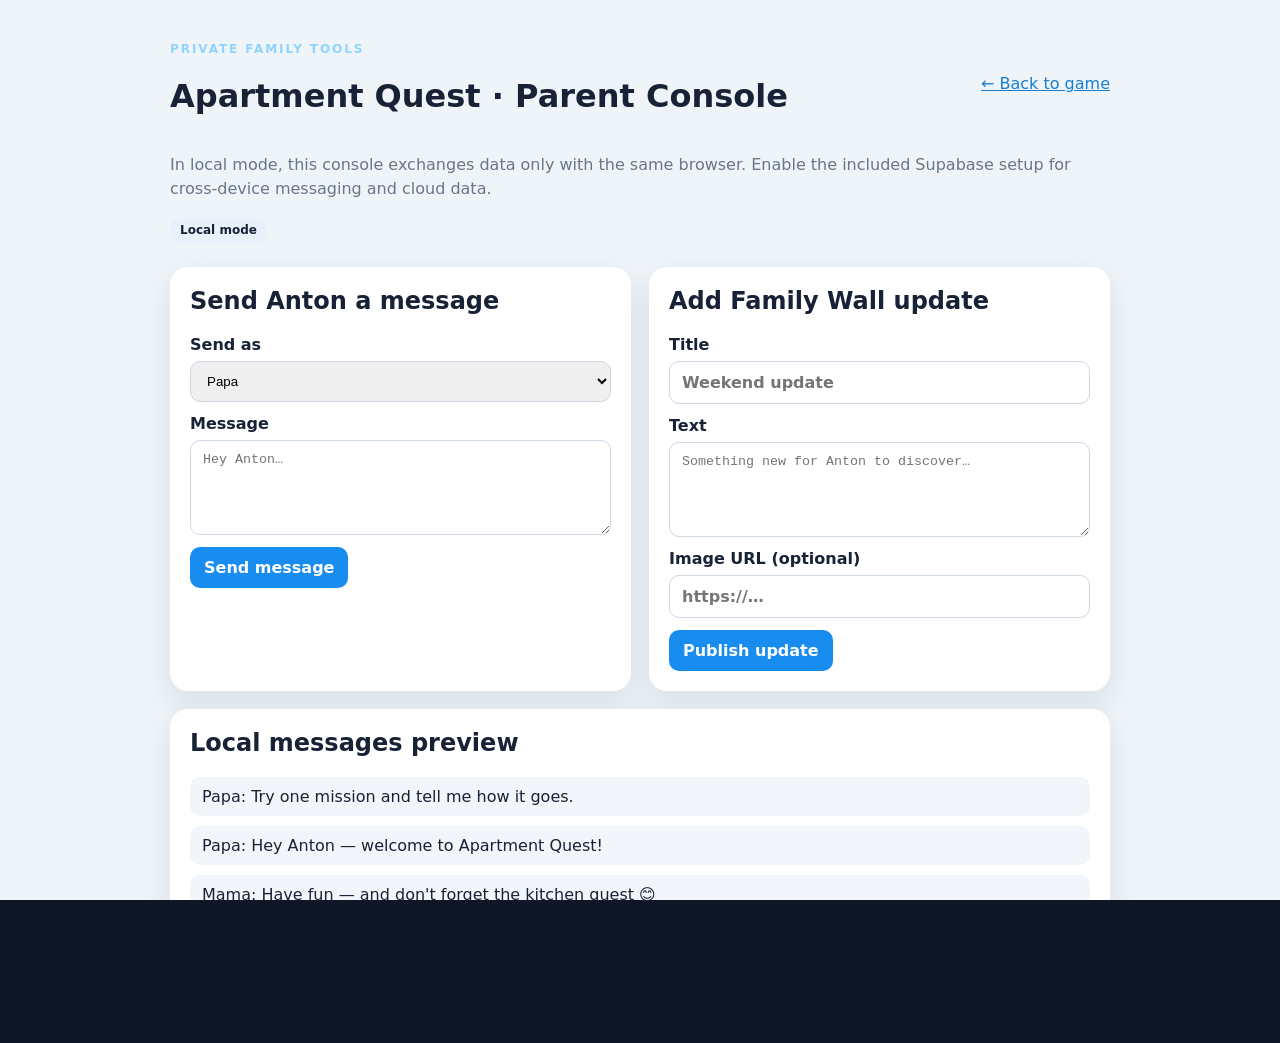
<file: parent.html>
<!doctype html>
<html lang="en">
<head>
  <meta charset="utf-8" />
  <meta name="viewport" content="width=device-width,initial-scale=1" />
  <title>Apartment Quest · Parent Console</title>
  <link rel="stylesheet" href="./styles.css" />
  <style>
    body{overflow:auto;background:#eef4f8;color:#182236;touch-action:auto}.parent-shell{max-width:980px;margin:0 auto;padding:30px 20px 60px}.parent-head{display:flex;justify-content:space-between;align-items:center;gap:20px}.parent-head a{color:#167dd1}.parent-grid{display:grid;grid-template-columns:1fr 1fr;gap:18px;margin-top:24px}.parent-card{background:white;border-radius:18px;padding:20px;box-shadow:0 12px 30px rgba(31,54,81,.1)}.parent-card h2{margin-top:0}.parent-card label{display:grid;gap:7px;margin:12px 0;font-weight:700}.parent-card input,.parent-card select,.parent-card textarea{padding:11px 12px;border:1px solid #cbd8e4;border-radius:10px}.parent-card textarea{min-height:95px;resize:vertical}.parent-card button{border:0;border-radius:10px;background:#198cf0;color:white;padding:11px 14px;font-weight:800}.parent-note{color:#687689;line-height:1.5}.status{display:inline-block;border-radius:99px;padding:6px 10px;background:#e8f1f9;font-size:12px;font-weight:800}.preview-list{display:grid;gap:10px}.preview-item{padding:10px 12px;border-radius:10px;background:#f2f6fa}.wide{grid-column:1/-1}@media(max-width:720px){.parent-grid{grid-template-columns:1fr}.wide{grid-column:auto}}
  </style>
</head>
<body>
  <main class="parent-shell">
    <div class="parent-head"><div><p class="eyebrow">Private family tools</p><h1>Apartment Quest · Parent Console</h1></div><a href="./index.html">← Back to game</a></div>
    <p class="parent-note">In local mode, this console exchanges data only with the same browser. Enable the included Supabase setup for cross-device messaging and cloud data.</p>
    <div class="status" id="mode-status">Local mode</div>
    <section id="parent-login" class="parent-card" style="margin-top:18px;display:none">
      <h2>Parent cloud login</h2>
      <p class="parent-note">Required only when cloud mode is enabled.</p>
      <form id="parent-login-form">
        <label>Email<input id="parent-email" type="email" autocomplete="username" required /></label>
        <label>Password<input id="parent-password" type="password" autocomplete="current-password" required /></label>
        <button type="submit">Sign in</button> <span id="parent-auth-status" class="parent-note"></span>
      </form>
    </section>

    <section class="parent-grid">
      <article class="parent-card">
        <h2>Send Anton a message</h2>
        <form id="message-form">
          <label>Send as<select id="sender"><option>Papa</option><option>Mama</option><option>Family</option></select></label>
          <label>Message<textarea id="message-text" maxlength="500" required placeholder="Hey Anton…"></textarea></label>
          <button type="submit">Send message</button>
        </form>
      </article>

      <article class="parent-card">
        <h2>Add Family Wall update</h2>
        <form id="wall-form">
          <label>Title<input id="wall-title" required placeholder="Weekend update" /></label>
          <label>Text<textarea id="wall-text" required placeholder="Something new for Anton to discover…"></textarea></label>
          <label>Image URL (optional)<input id="wall-image" placeholder="https://…" /></label>
          <button type="submit">Publish update</button>
        </form>
      </article>

      <article class="parent-card wide">
        <h2>Local messages preview</h2>
        <div id="message-preview" class="preview-list"></div>
      </article>
    </section>
  </main>
  <script src="./config.js"></script>
  <script type="module" src="./js/parent.js"></script>
</body>
</html>
</file>
<file: styles.css>
:root{
  --bg:#0f1726;
  --panel:rgba(17,31,53,.88);
  --panel-2:rgba(255,255,255,.10);
  --text:#f7fbff;
  --muted:#c6d4e6;
  --blue:#2496ff;
  --green:#43d92f;
  --amber:#f5a623;
  --purple:#8a4fff;
  --danger:#e85959;
  --radius:18px;
  font-family: Inter, ui-sans-serif, system-ui, -apple-system, BlinkMacSystemFont, "Segoe UI", sans-serif;
}
*{box-sizing:border-box}
html,body,#app{margin:0;width:100%;height:100%;overflow:hidden;background:var(--bg);color:var(--text)}
body{touch-action:none}
button,input{font:inherit}
button{cursor:pointer}
#game-canvas{display:block;width:100%;height:100%;background:linear-gradient(#86b6e8,#dfe9ef)}
.hidden{display:none!important}
.glass{background:rgba(17,32,52,.86);border:1px solid rgba(255,255,255,.16);box-shadow:0 18px 40px rgba(0,0,0,.22);backdrop-filter:blur(10px)}
.panel{position:absolute;z-index:10}
.menu-panel{left:clamp(18px,3vw,48px);top:50%;transform:translateY(-50%);width:min(390px,42vw);padding:24px;border-radius:26px;background:linear-gradient(180deg,rgba(16,31,53,.92),rgba(12,24,42,.82));border:1px solid rgba(255,255,255,.12);box-shadow:0 28px 80px rgba(0,0,0,.35);backdrop-filter:blur(14px)}
.brand-kicker,.eyebrow{font-size:12px;text-transform:uppercase;letter-spacing:.16em;color:#8fd4ff;font-weight:800}
.brand-lockup h1{font-size:clamp(36px,5vw,62px);line-height:.92;margin:8px 0 10px;font-weight:950;letter-spacing:-.05em;text-shadow:0 4px 0 rgba(0,0,0,.2)}
.brand-lockup h1 span{font-size:.7em;color:#bfe7ff}
.brand-lockup p{margin:0 0 18px;color:var(--muted);line-height:1.5}
.menu-actions{display:grid;gap:10px}
.big-btn{border:0;border-radius:14px;color:white;font-weight:900;padding:14px 16px;text-align:left;box-shadow:inset 0 -4px rgba(0,0,0,.18),0 8px 14px rgba(0,0,0,.16);transition:transform .14s ease,filter .14s ease}
.big-btn:hover{transform:translateY(-2px);filter:brightness(1.08)}
.big-btn:active{transform:translateY(1px)}
.big-btn.primary{background:linear-gradient(#56df3c,#2ebf22)}
.big-btn.blue{background:linear-gradient(#35a8ff,#177bd4)}
.big-btn.amber{background:linear-gradient(#ffb638,#e7860c)}
.big-btn.purple{background:linear-gradient(#9e5cff,#7340d6)}
.big-btn.slate{background:linear-gradient(#617b9e,#3d536f)}
.family-strip{display:grid;grid-template-columns:repeat(4,1fr);gap:8px;margin-top:16px}
.family-card{padding:9px 8px;border-radius:12px;background:rgba(255,255,255,.08);text-align:center;border:1px solid rgba(255,255,255,.09);min-width:0}
.family-card .avatar,.portrait{display:grid;place-items:center;margin:0 auto 6px;width:34px;height:34px;border-radius:9px;background:#ffd45c;color:#16314d;font-weight:950;box-shadow:inset 0 -3px rgba(0,0,0,.12)}
.family-card b{display:block;font-size:12px}.family-card small{display:block;color:#c7d3e2;font-size:9px;line-height:1.25;margin-top:3px}
.family-card.anna .avatar{background:#ff9bd1}.family-card.mama .avatar{background:#94de8d}.family-card.papa .avatar{background:#ffba65}
#hud{position:absolute;inset:0;z-index:9;pointer-events:none}
#hud>*{pointer-events:auto}
.hud-top-left{position:absolute;top:18px;left:18px;display:flex;gap:12px;align-items:center;padding:10px 14px;border-radius:16px;min-width:260px}
.hud-top-left .portrait{margin:0;background:#f9d14d;width:48px;height:48px}
.hud-top-left strong{display:flex;justify-content:space-between;gap:14px}
#level{color:#ffe78c;font-size:12px}.xp-row{display:flex;gap:8px;align-items:center;margin-top:8px}.xp-track{width:130px;height:10px;background:#0b1726;border-radius:99px;overflow:hidden}.xp-track span{display:block;height:100%;width:0;background:linear-gradient(90deg,#27b4ff,#5ee1ff)}.xp-row small{color:#cfe3f7;white-space:nowrap}
.hud-top-center{position:absolute;top:18px;left:50%;transform:translateX(-50%);display:flex;gap:18px;padding:12px 18px;border-radius:14px}
.hud-save{position:absolute;right:18px;top:18px;padding:10px 14px;border-radius:14px;color:#a9f39c}
.missions{position:absolute;left:18px;top:104px;width:260px;padding:14px;border-radius:18px}.missions h2{font-size:15px;margin:0 0 10px}.mission-row{display:flex;align-items:center;gap:10px;background:rgba(255,255,255,.06);padding:9px 10px;border-radius:10px;margin-top:7px;border:1px solid rgba(255,255,255,.06)}.mission-row.done{opacity:.55}.mission-row .icon{width:24px;text-align:center}.mission-row span:nth-child(2){flex:1;font-size:13px}.mission-row b{font-size:12px;color:#8fd4ff}
.chat-fab{position:absolute;right:18px;top:96px;border:0;background:linear-gradient(#a25aff,#6c39d9);color:white;border-radius:16px;width:74px;height:74px;font-size:26px;font-weight:900;box-shadow:0 15px 30px rgba(57,23,116,.35)}.chat-fab small{display:block;font-size:10px}.chat-fab span{position:absolute;top:-7px;right:-6px;min-width:22px;height:22px;padding:0 6px;border-radius:99px;background:#ef4b52;display:grid;place-items:center;font-size:11px;border:2px solid white}
.mini-map{position:absolute;left:18px;bottom:18px;width:180px;height:130px;border-radius:18px;overflow:hidden;padding:8px;background:rgba(13,29,47,.86)}.mini-title{font-size:9px;letter-spacing:.13em;color:#c7d6e6}.room-block{position:absolute;background:rgba(255,255,255,.18);border:1px solid rgba(255,255,255,.15);font-size:7px;color:#e8f1fa;display:grid;place-items:center}.r-living{left:8px;top:54px;width:72px;height:62px}.r-kitchen{left:73px;top:44px;width:40px;height:40px}.r-anna{left:8px;top:22px;width:54px;height:32px}.r-bath{left:113px;top:34px;width:34px;height:42px}.r-master{right:8px;top:18px;width:42px;height:62px}.r-anton{left:90px;bottom:14px;width:42px;height:28px}#mini-player{position:absolute;left:80px;top:22px;width:10px;height:10px;background:#ffd400;clip-path:polygon(50% 0,100% 100%,50% 78%,0 100%);z-index:2;filter:drop-shadow(0 2px 1px rgba(0,0,0,.5))}
.interaction{position:absolute;right:24px;bottom:24px;display:flex;align-items:center;gap:10px;background:rgba(17,31,53,.92);padding:10px 14px;border-radius:14px;border:1px solid rgba(255,255,255,.16);box-shadow:0 12px 30px rgba(0,0,0,.24)}kbd{display:inline-grid;place-items:center;background:white;color:#17263d;border-radius:6px;min-width:34px;height:30px;font-weight:900;border-bottom:3px solid #c7d0dc}
.toast{position:absolute;left:50%;bottom:32px;transform:translateX(-50%);background:rgba(17,31,53,.95);padding:12px 18px;border-radius:14px;box-shadow:0 14px 36px rgba(0,0,0,.3);font-weight:800}
.modal{width:min(920px,92vw);max-height:84vh;border:0;border-radius:24px;padding:0;background:#f7fbff;color:#182236;box-shadow:0 40px 100px rgba(0,0,0,.4)}.modal::backdrop{background:rgba(7,13,24,.72);backdrop-filter:blur(6px)}.modal header,.modal>h2,.modal>p{padding-left:26px;padding-right:26px}.modal header{padding-top:24px}.modal h2{font-size:30px;margin:3px 0 5px}.modal header p{color:#5f6b7c}.modal-close{position:absolute;top:14px;right:14px;width:40px;height:40px;border:0;border-radius:50%;background:#e9eef5;color:#30425b;font-size:26px}.wall-posts{display:grid;grid-template-columns:repeat(auto-fit,minmax(220px,1fr));gap:16px;padding:18px 26px 28px}.wall-card{border-radius:18px;background:white;box-shadow:0 12px 30px rgba(25,45,70,.12);overflow:hidden;border:1px solid #e6edf5}.wall-card img,.wall-card .wall-placeholder{width:100%;aspect-ratio:16/10;object-fit:cover;display:grid;place-items:center;background:linear-gradient(135deg,#9ad5ff,#e9c9ff);color:#17314e;font-weight:950;font-size:26px}.wall-card .copy{padding:14px}.wall-card h3{margin:0 0 6px}.wall-card p{margin:0;color:#667486;line-height:1.45}.wall-card time{display:block;margin-top:10px;color:#9aa7b7;font-size:12px}
.chat-layout{display:grid;grid-template-columns:190px 1fr;height:540px;border-top:1px solid #e5ebf2}.chat-threads{padding:14px;background:#edf3f8;border-right:1px solid #dbe4ee}.thread-btn{display:block;width:100%;border:0;border-radius:12px;padding:12px;text-align:left;background:transparent;margin-bottom:7px}.thread-btn.active{background:white;box-shadow:0 5px 18px rgba(24,48,78,.1)}.chat-window{display:grid;grid-template-rows:auto 1fr auto;min-width:0}.chat-title{padding:15px 18px;border-bottom:1px solid #e6edf5;font-weight:900}.chat-messages{padding:18px;overflow:auto;background:linear-gradient(#fbfdff,#f0f5fa)}.bubble{max-width:72%;padding:10px 12px;border-radius:14px;margin:8px 0;background:white;box-shadow:0 4px 12px rgba(0,0,0,.08)}.bubble.mine{margin-left:auto;background:#dff2ff}.bubble small{display:block;margin-top:5px;color:#8a98aa}.chat-composer{display:flex;gap:10px;padding:14px;border-top:1px solid #e1e8f0}.chat-composer input{flex:1;border:1px solid #ccd8e5;border-radius:12px;padding:12px 14px}.chat-composer button{border:0;border-radius:12px;background:#198cf0;color:white;padding:0 18px;font-weight:800}
.settings-grid{padding:20px 26px 30px;display:grid;gap:20px}.settings-grid label{display:grid;gap:8px;font-weight:800}.danger-btn{border:0;border-radius:12px;background:#f05b5b;color:white;padding:12px 14px;font-weight:900;width:max-content}.intro-modal{max-width:560px;padding:28px}.intro-modal .modal-close{top:10px;right:10px}.intro-modal p{padding:0!important;line-height:1.55;color:#526174}.intro-modal form:last-child{margin-top:18px}.intro-modal .big-btn{width:100%;text-align:center}
.mobile-controls{position:absolute;z-index:11;left:16px;right:16px;bottom:18px;display:flex;justify-content:space-between;align-items:flex-end;pointer-events:none}.mobile-controls button{pointer-events:auto;user-select:none;-webkit-user-select:none}.dpad{display:grid;gap:6px;text-align:center}.dpad>button,.dpad div button,.mobile-interact{width:54px;height:54px;border-radius:14px;border:1px solid rgba(255,255,255,.25);background:rgba(17,31,53,.7);color:white;font-weight:950;backdrop-filter:blur(10px)}.dpad div{display:flex;gap:6px}.mobile-interact{width:68px;height:68px;border-radius:50%;background:rgba(80,177,255,.78);font-size:22px}
@media (max-width:900px){.menu-panel{width:min(420px,86vw);left:50%;transform:translate(-50%,-50%)}.family-strip{display:none}.missions{width:215px;top:92px}.hud-top-center{top:auto;bottom:18px;left:50%}.mini-map{display:none}.interaction{display:none!important}.chat-layout{grid-template-columns:120px 1fr}.chat-fab{width:62px;height:62px}.hud-top-left{min-width:220px}.mobile-controls{display:flex}.toast{bottom:98px}}
@media (max-width:600px){.menu-panel{padding:18px}.brand-lockup h1{font-size:42px}.brand-lockup p{font-size:13px}.missions{top:auto;bottom:96px;left:12px;width:190px;max-height:260px;overflow:auto}.hud-top-left{top:10px;left:10px;transform:scale(.88);transform-origin:top left}.hud-save{right:10px;top:10px;font-size:11px}.chat-fab{right:10px;top:70px}.hud-top-center{display:none}.chat-layout{display:block;height:70vh}.chat-threads{display:flex;overflow:auto;border-right:0;border-bottom:1px solid #dbe4ee}.thread-btn{width:auto;min-width:92px;margin:0 6px 0 0}.chat-window{height:calc(70vh - 65px)}}

.cloud-login-box{border:1px solid #d8e2ec;background:#f4f8fb;color:#24344a;border-radius:14px;padding:14px}.cloud-login-box h3{margin:0 0 5px}.cloud-login-box p{margin:0 0 10px;color:#66778a;font-size:12px}.cloud-login-box input{width:100%;padding:10px;margin:5px 0;border:1px solid #c8d5e2;border-radius:9px}.cloud-login-box button{margin-top:7px;border:0;border-radius:9px;background:#198cf0;color:white;padding:10px 12px;font-weight:800}.cloud-login-box small{display:block;margin-top:7px;color:#54657a}
</file>
